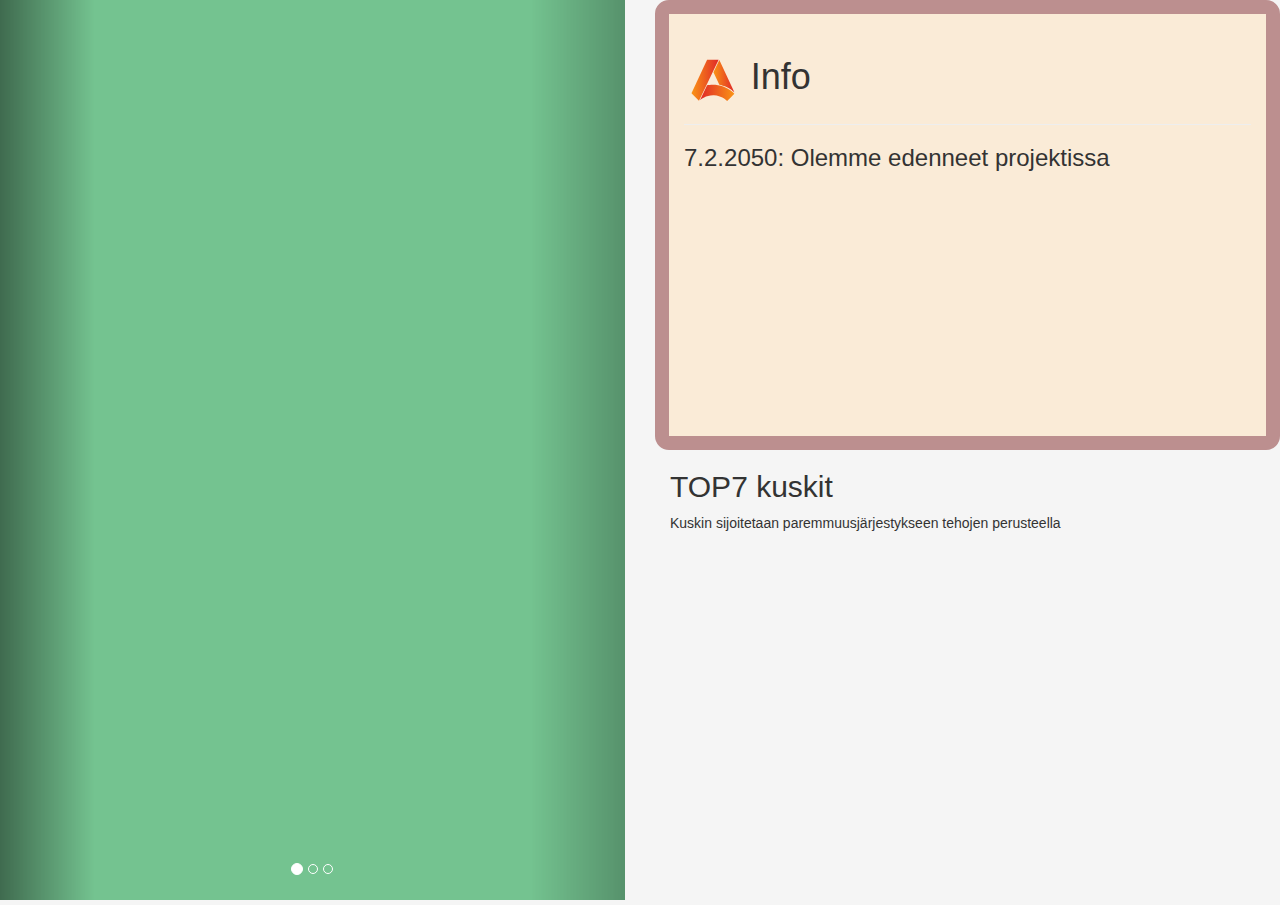
<file: Ohtuprojekti2/Ohtuprojekti2/index.html>
<!DOCTYPE html>
<html lang="en">
  <head>
    <meta charset="utf-8">
    <meta http-equiv="X-UA-Compatible" content="IE=edge">
    <meta name="viewport" content="width=device-width, initial-scale=1">
    <!-- The above 3 meta tags *must* come first in the head; any other head content must come *after* these tags -->
    <title>Infotaulu</title>

    <!-- Bootstrap -->
	
    <link href="css/bootstrap.css" rel="stylesheet">
	<link href="css/index.css" rel="stylesheet">
      
    <!-- jQuery -->
    <script src="https://ajax.googleapis.com/ajax/libs/jquery/3.1.1/jquery.min.js"></script>

    <!-- HTML5 shim and Respond.js for IE8 support of HTML5 elements and media queries -->
    <!-- WARNING: Respond.js doesn't work if you view the page via file:// -->
    <!--[if lt IE 9]>
      <script src="https://oss.maxcdn.com/html5shiv/3.7.3/html5shiv.min.js"></script>
      <script src="https://oss.maxcdn.com/respond/1.4.2/respond.min.js"></script>
    <![endif]-->
  </head>
  <body>
	  <div class="row">
		  <div class="col-xs-6 left-side" id="vasen">
			  <object type="text/html" data="carousel.html" id="carouselobject">
    		</object>
		  </div>
		  
		  <div class="col-xs-6 right-side" id="oikea">
			  <div class="col-xs-12" id="info">
				<div class="page-header">
				  <h1>
				  <img src="logo.svg" width="10%" height="10%" >   Info</h1>
				  
				</div>
				<h3>7.2.2050: Olemme edenneet projektissa</h3>
			  </div>
			  <div class="col-xs-12" id="top10">
			    <h2>TOP7 kuskit</h2>
  					<p>Kuskin sijoitetaan paremmuusjärjestykseen tehojen perusteella</p>            
					<table class="table table-condensed" id="kokeilutable"></table>
			  </div>
              
              <script>
                  $.getJSON('http://myy.haaga-helia.fi/~jusju/allrounders/tophel.json', function(data) {
                    //data is the JSON string
                  console.log("Hei:" + data[0].name);
				  var html = '<thead><tr><th></th><th>Kuski</th><th>Teho</th></tr></thead><tbody>'
				  for (var i=0; i<data.length; i++){
						html += '<tr><td>'+ (i+1) +'.</td>';
						html += '<td>'+ data[i].name.toUpperCase()+'</td>';
						html += '<td>'+ data[i].eff +'</td></tr>';
				  }
				  html +='</tbody>';
				  $('#kokeilutable').append(html);
					
                  })
              </script>
	  
	  <!--AJAX POST: https://www.w3schools.com/jquery/ajax_post.asp -->
	  
    <!-- Include all compiled plugins (below), or include individual files as needed -->
    <script src="js/bootstrap.min.js"></script>
  </body>
</html>
</file>
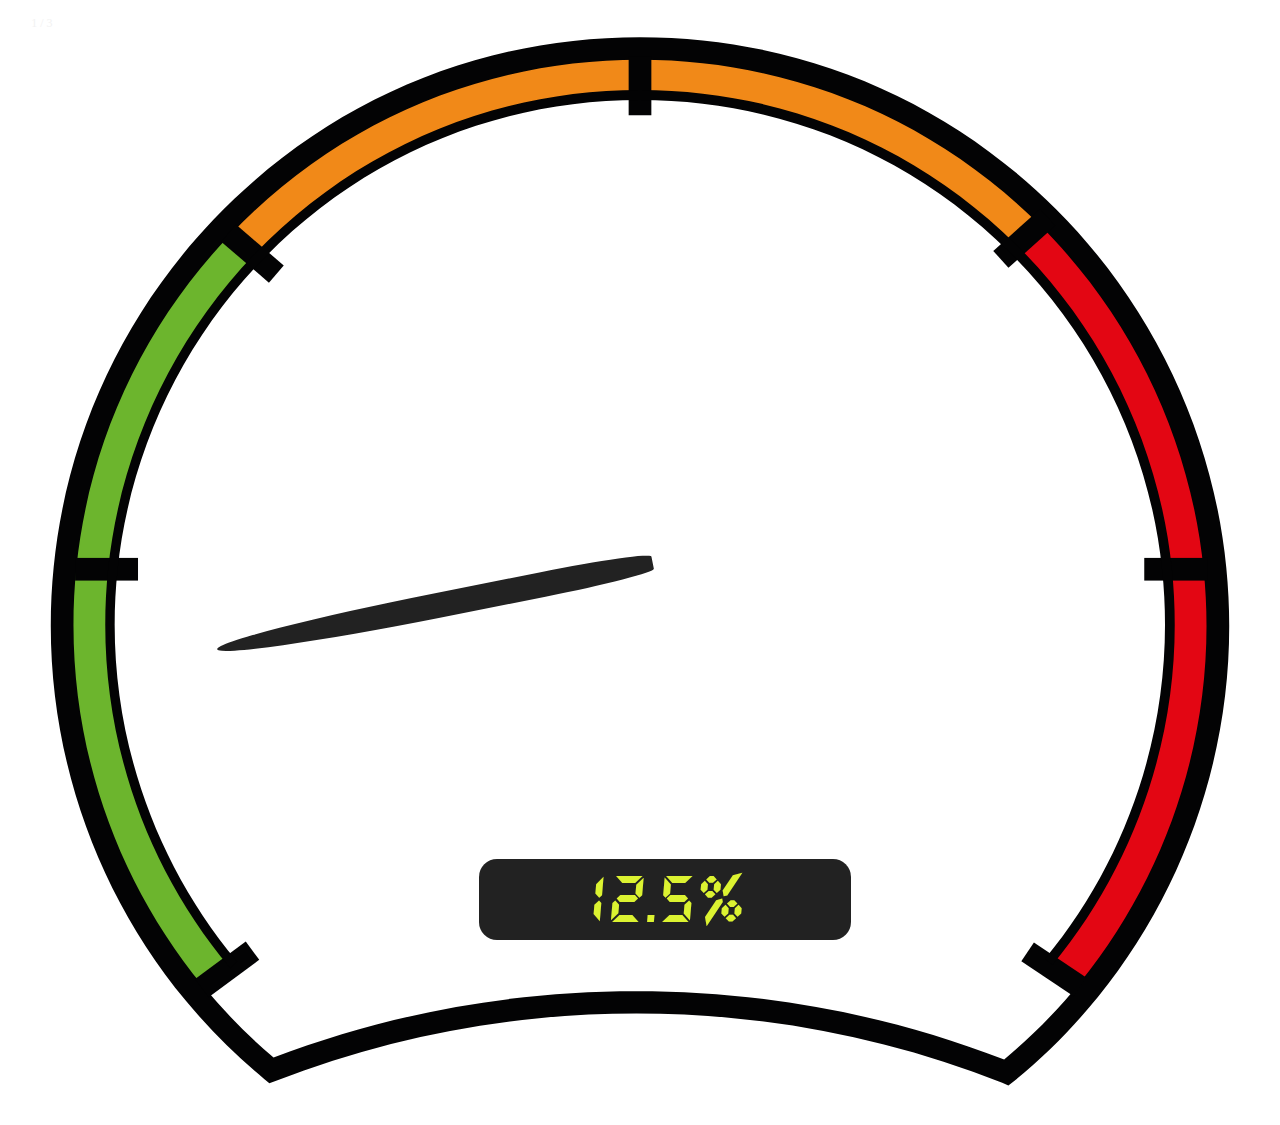
<file: Ohjelmistoprojekti2_ilman_bootsrapia/carousel.html>
<!DOCTYPE html>
<html lang="en">
  <head>
    <meta charset="utf-8">
    <meta name="viewport" content="width=device-width, initial-scale=1">
    <!-- The above 3 meta tags *must* come first in the head; any other head content must come *after* these tags -->
  	<script src="https://code.jquery.com/jquery-3.1.0.js"></script>


	<link href="css/carousel.css" rel="stylesheet">

  </head>
    <body>
 <div class="slideshow-container">
  <div class="mySlides fade">
    <div class="numbertext">1 / 3</div>
    <div class="fixed"> 
		<img src="Sakkomittari_taulu_uusi.svg" alt="Middari" style="width:100%;height:100%;"/>
		<span id="needle" style="transform:rotate(-135deg);transform-origin:bottom;"></span>
			<div id="meterpercentage"></div>
	</div>
</div>
  </div>

  <div class="mySlides fade">
    <div class="numbertext">2 / 3</div>
		<img src="paketti.svg">
				<aside class="note-wrap" id="notewrap">
				</aside>
		</img>
	</div>
<!--Paketit script-->
<script>
	$.ajaxSetup({
		headers : {
		'Secret' : 'B55AF471FFE583FEB96EF0788EBF9FCBA678592F70CB8508F5D43ED64A1C0E90B598C627389A913776EEE1AFEFEDE85AB82CB8AD46DF7AE3CE24072196738A9B'
		}
	});
		$.getJSON('http://188.226.139.135/AllRounders/deliveries', function(data) {
			//data is the JSON string
			console.log("Paketteja yht:" + data.total);
			$('#notewrap').append(data.total +" kpl");				
						  })
</script>

  <div class="mySlides fade">
    <div class="numbertext">3 / 3</div>
    <img src="paku.svg" style="width:100%">
  </div>

<a class="prev" onclick="plusSlides(-1)">&#10094;</a>
  <a class="next" onclick="plusSlides(1)">&#10095;</a>
</div>

<!--<div style="text-align:center">
  <span class="dot" onclick="currentSlide(1)"></span> 
  <span class="dot" onclick="currentSlide(2)"></span> 
  <span class="dot" onclick="currentSlide(3)"></span> 
</div> -->
  
<script>
	var slideIndex = 0;
showSlides();

function plusSlides(n) {
  showSlides(slideIndex += n);
}

function currentSlide(n) {
  showSlides(slideIndex = n);
}

function showSlides() {
    var i;
    var slides = document.getElementsByClassName("mySlides");
    for (i = 0; i < slides.length; i++) {
        slides[i].style.display = "none"; 
    }
    slideIndex++;
    if (slideIndex> slides.length) {slideIndex = 1} 
    slides[slideIndex-1].style.display = "block"; 
    setTimeout(showSlides, 2000); // Change image every 6 seconds
}
</script>  
<!-- Sakkomittari script below -->
<script>
	var meterlimit = 4000; //sakkokatto
	var metervalue = 500; //nykyset sakot
	var percentage = metervalue/meterlimit;
	var textpercentage = percentage;
	if(percentage>=1){
		percentage=1;
		}
	if(percentage<=0){
		percentage=0;
		}
		
	var degree = 270*percentage-135;
	console.log("Degree "+degree);
	$(document).ready(function() {
		console.log("Degree "+degree);
		document.getElementById("needle").style.transform = "rotate("+degree+"deg)"; //rotates needle
		document.getElementById("meterpercentage").innerHTML = (textpercentage.toFixed(3))*100+"%"; //sets percentage
		
		setInterval(function() { //refresh page automatically
            window.location.reload();
        }, 21600000); //every 6 hours
	});
	
</script>
	
    <!-- jQuery (necessary for  JavaScript plugins) -->
    <script src="https://ajax.googleapis.com/ajax/libs/jquery/1.12.4/jquery.min.js"></script>
    <!-- Include all compiled plugins (below), or include individual files as needed -->
  </body>
</html>
</file>
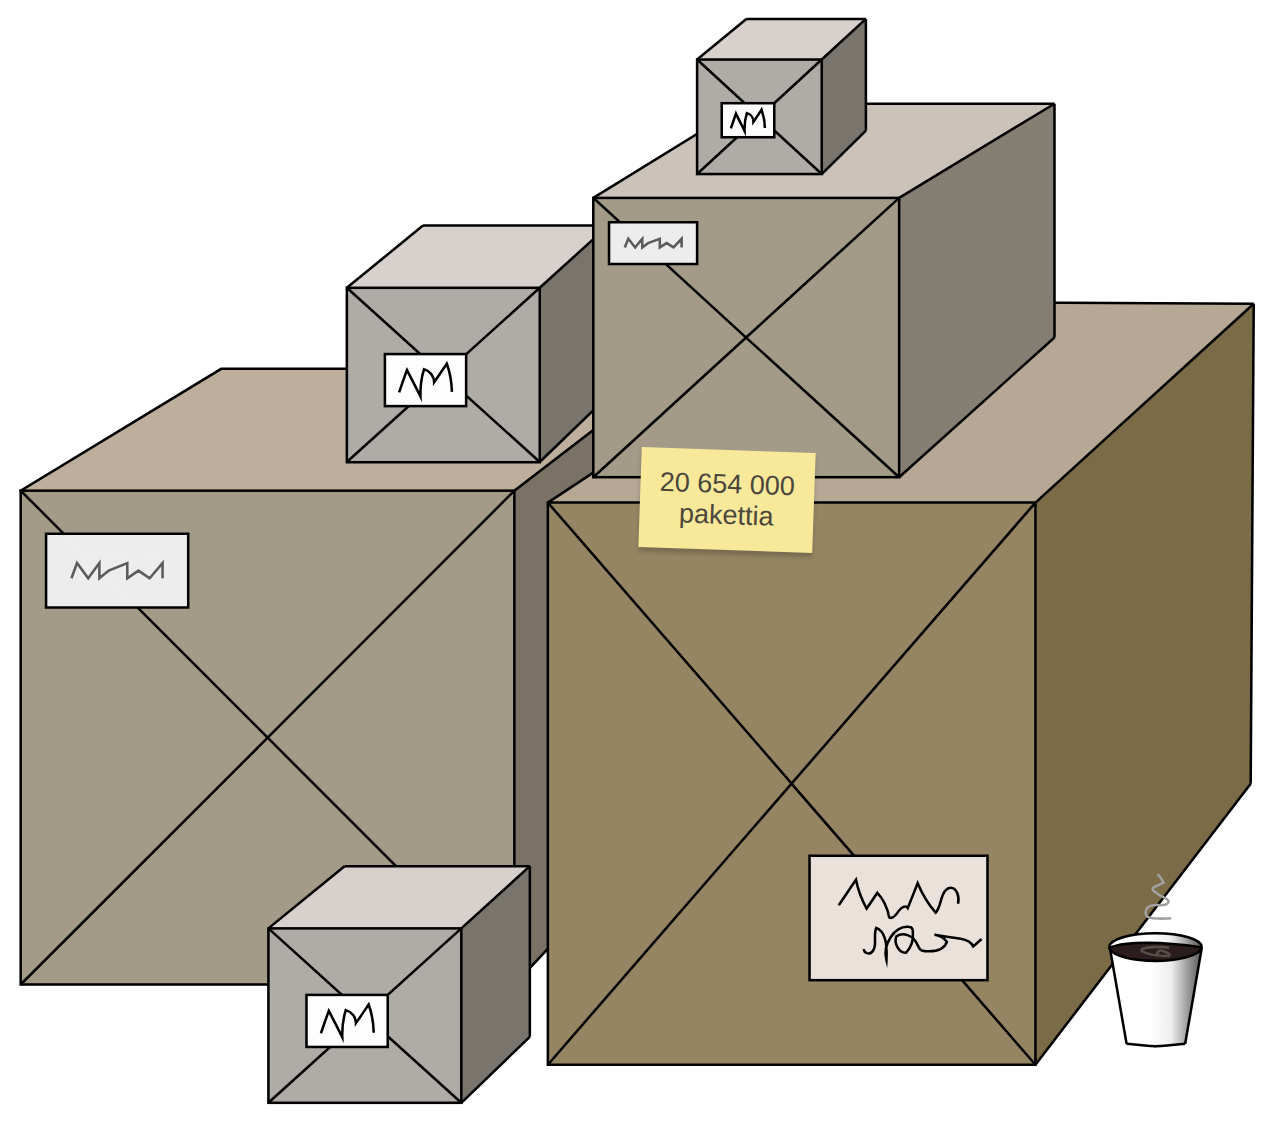
<file: Ohjelmistoprojekti2_ilman_bootsrapia/packages.html>
<!DOCTYPE html>
<html lang="en">
  <head>
    <meta charset="utf-8">
    <meta name="viewport" content="width=device-width, initial-scale=1">
    <!-- The above 3 meta tags *must* come first in the head; any other head content must come *after* these tags -->
  	<script src="https://code.jquery.com/jquery-3.1.0.js"></script>


	<link href="css/carousel.css" rel="stylesheet">

  </head>
    <body>

		<img src="paketti.svg">
			
				<aside class="note-wrap">
					20 654 000 
					<br/>pakettia
				</aside>
			</img>
		
			

    <!-- jQuery (necessary for  JavaScript plugins) -->
    <script src="https://ajax.googleapis.com/ajax/libs/jquery/1.12.4/jquery.min.js"></script>

  </body>
</html>
</file>
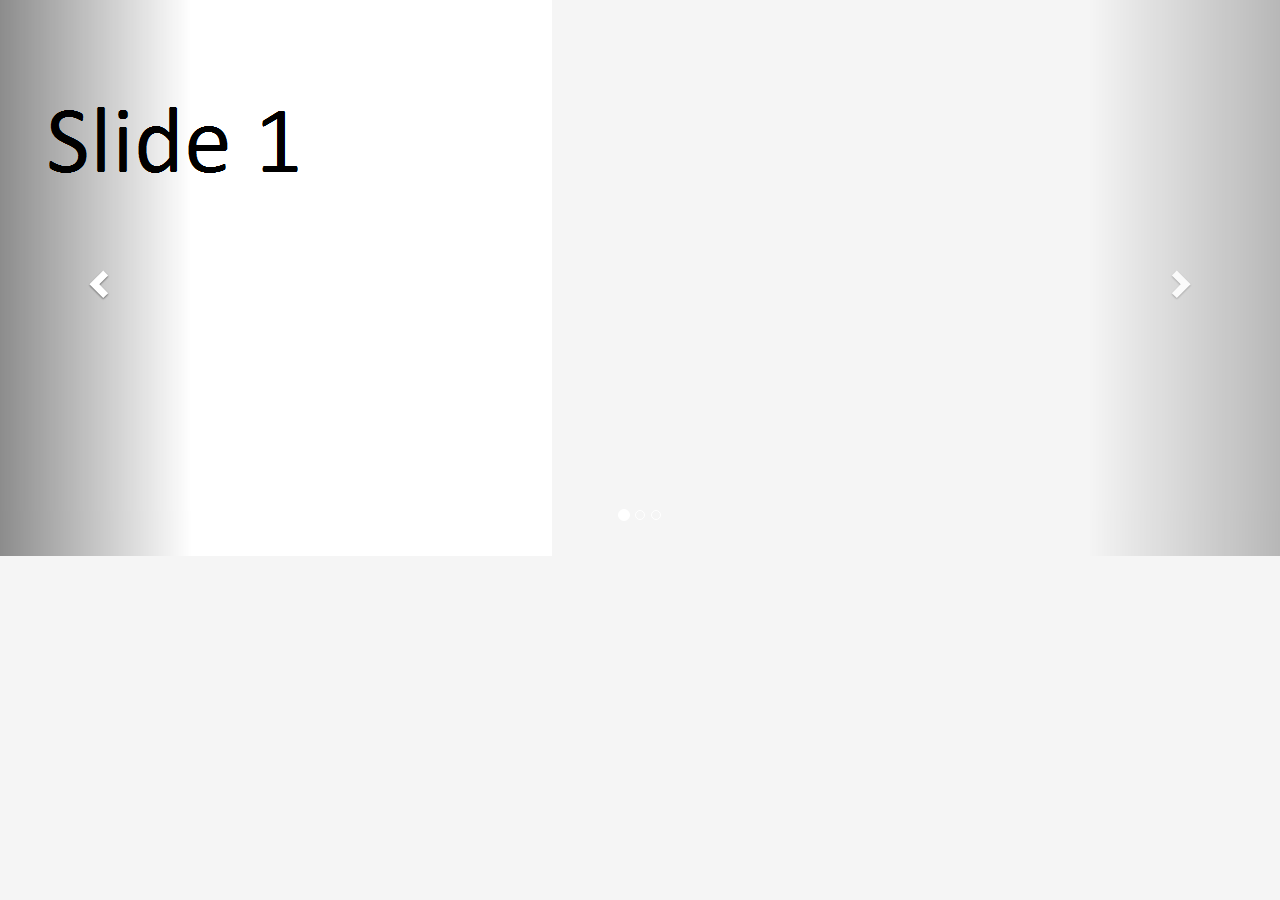
<file: Ohtuprojekti2/carousel.html>
<!DOCTYPE html>
<html lang="en">
  <head>
    <meta charset="utf-8">
    <meta http-equiv="X-UA-Compatible" content="IE=edge">
    <meta name="viewport" content="width=device-width, initial-scale=1">
    <!-- The above 3 meta tags *must* come first in the head; any other head content must come *after* these tags -->
  

    <!-- Bootstrap -->
	
    <link href="css/bootstrap.min.css" rel="stylesheet">
	<link href="css/index.css" rel="stylesheet">

    <!-- HTML5 shim and Respond.js for IE8 support of HTML5 elements and media queries -->
    <!-- WARNING: Respond.js doesn't work if you view the page via file:// -->
    <!--[if lt IE 9]>
      <script src="https://oss.maxcdn.com/html5shiv/3.7.3/html5shiv.min.js"></script>
      <script src="https://oss.maxcdn.com/respond/1.4.2/respond.min.js"></script>
    <![endif]-->
  </head>
  <body>
	  

    <div id="myCarousel" class="carousel slide" data-ride="carousel">

        <!-- Carousel indicators -->

        <ol class="carousel-indicators">

            <li data-target="#myCarousel" data-slide-to="0" class="active"></li>

            <li data-target="#myCarousel" data-slide-to="1"></li>

            <li data-target="#myCarousel" data-slide-to="2"></li>

        </ol>   

        <!-- Wrapper for carousel items -->

        <div class="carousel-inner">

            <div class="item active">

                <img src="slide1.png" alt="First Slide">

            </div>

            <div class="item">

                <img src="slide2.png" alt="Second Slide">

            </div>

            <div class="item">

                <img src="slide3.png" alt="Third Slide">

            </div>

        </div>

        <!-- Carousel controls -->

        <a class="carousel-control left" href="#myCarousel" data-slide="prev">

            <span class="glyphicon glyphicon-chevron-left"></span>

        </a>

        <a class="carousel-control right" href="#myCarousel" data-slide="next">

            <span class="glyphicon glyphicon-chevron-right"></span>

        </a>

    </div>

		  <script type="text/javascript">
			$(document).ready(function () {
			$('.carousel').carousel({
			interval: 3000
			});

			$('.carousel').carousel('cycle');
			});
	</script>  
	  
	  <!--AJAX POST: https://www.w3schools.com/jquery/ajax_post.asp -->
	  
    <!-- jQuery (necessary for Bootstrap's JavaScript plugins) -->
    <script src="https://ajax.googleapis.com/ajax/libs/jquery/1.12.4/jquery.min.js"></script>
    <!-- Include all compiled plugins (below), or include individual files as needed -->
    <script src="js/bootstrap.min.js"></script>
  </body>
</html>
</file>
<file: Ohtuprojekti2/Ohtuprojekti2/css/index.css>
body {
	overflow-x: hidden;
	overflow-y: hidden;
	background-color: whitesmoke;
}

#vasen {
	background-color: whitesmoke;
	height: 100vh;
	
}

#oikea {
	background-color: whitesmoke;
	height: 100vh;
}

#info {
	background-color: antiquewhite;
	height: 50vh;
	border: 1em solid rosybrown;
	border-radius: 1em;
}

#top10 {
	background-color: whitesmoke;
	height: 50vh;
}

#carouselobject {
    width: 100%;
    height:100%;
}

.carousel-fade {
    .carousel-inner {
        .item {
            transition-property: opacity !important;
        }
        
        .item,
        .active.left,
        .active.right {
            opacity: 0 !important;
        }

        .active,
        .next.left,
        .prev.right {
            opacity: 1 !important;
        }

        .next,
        .prev,
        .active.left,
        .active.right {
            left: 0;
            transform: translate3d(0, 0, 0);
        }
    }

    .carousel-control {
        z-index: 2;
    }
}



html, 
body, 
.carousel, 
.carousel-inner, 
.carousel-inner .item {
    height: 100%;
}

.item:nth-child(1) {
    background: #74C390;
}

.item:nth-child(2) {
    background: #51BCE8;
}

.item:nth-child(3) {
    background: #E46653;
}
</file>
<file: Ohjelmistoprojekti2_ilman_bootsrapia/css/carousel.css>
* {box-sizing:border-box}

/* Slideshow container */
.slideshow-container {
  max-width: 97vw;
  position: relative;
  margin: auto;
}

.mySlides {
    display: none;
}

/* Next & previous buttons */
.prev, .next {
  cursor: pointer;
  position: absolute;
  top: 50%;
  width: auto;
  margin-top: -22px;
  padding: 16px;
  color: white;
  font-weight: bold;
  font-size: 18px;
  transition: 0.6s ease;
  border-radius: 0 3px 3px 0;
}

/* Position the "next button" to the right */
.next {
  right: 0;
  border-radius: 3px 0 0 3px;
}

/* On hover, add a black background color with a little bit see-through */
.prev:hover, .next:hover {
  background-color: rgba(0,0,0,0.8);
}

/* Caption text */
.text {
  color: #f2f2f2;
  font-size: 15px;
  padding: 8px 12px;
  position: absolute;
  bottom: 8px;
  width: 100%;
  text-align: center;
}

/* Number text (1/3 etc) */
.numbertext {
  color: #f2f2f2;
  font-size: 12px;
  padding: 8px 12px;
  position: absolute;
  top: 0;
}

/* The dots/bullets/indicators */
.dot {
  cursor:pointer;
  height: 13px;
  width: 13px;
  margin: 0 2px;
  background-color: #bbb;
  border-radius: 50%;
  display: inline-block;
  transition: background-color 0.6s ease;
}

.active, .dot:hover {
  background-color: #717171;
}

/* Fading animation */
.fade {
  -webkit-animation-name: fade;
  -webkit-animation-duration: 1.5s;
  animation-name: fade;
  animation-duration: 1.5s;
}

@-webkit-keyframes fade {
  from {opacity: .4} 
  to {opacity: 1}
}

@keyframes fade {
  from {opacity: .4} 
  to {opacity: 1}
}

@import "compass/css3";

* {
	-webkit-box-sizing: border-box; 
	-moz-box-sizing: border-box; 
	box-sizing: border-box; 
}

::-moz-selection {
  background: #C6FF91;
  text-shadow: none;
}

::selection {
  background: #C6FF91;
  text-shadow: none;
}


/* "Post-it" styles */
.note-wrap {
	padding: 1.5%; 
	position: absolute;
	top: 50%;
	left: 50%;
	font-size: 3vh;
	vertical-align: top;
	display: inline-block;
	font-family: Englebert, Arial;
	color:#4b453c;
	background: #F7E999;
	text-align: center;
	box-shadow: 0 0.5vh 0.5vh rgba(0, 0, 0, 0.2);
	-webkit-transform: rotate(2deg);
	-moz-transform: rotate(2deg);
	-o-transform: rotate(2deg);
	-ms-transform: rotate(2deg);
	transform: rotate(2deg);
}

/* Speedometer "Sakkomittari" styles */

	 #needle {
		width: 2%;
		height: 40%;
		background: #222;
		border-bottom-left-radius: 50%;
		border-bottom-right-radius: 50%;
		border-top-left-radius: 100%;
		border-top-right-radius: 100%;
		display: inline-block;
		left: 50%;
		position: absolute;
		top: 10%;
	}
	
	@font-face {
	   font-family: 'Let_s_go_Digital_Regular';
	   src: url('../fonts/Let_s_go_Digital_Regular.woff');
	}
	
	#meterpercentage{
		width: 30%;
		position:absolute;
		text-align: center;
		left:37%;
		bottom:16%;
		font-size:8vh;
		font-family:'Let_s_go_Digital_Regular', Fallback, helvetica;
		background-color:#222;
		border-radius:2vh;
		padding:0.5vh;
		color: #dcf331;	
	}
</file>
<file: Ohtuprojekti2/css/index.css>
body {
	overflow-x: hidden;
	overflow-y: hidden;
	background-color: whitesmoke;
}
#vasen {
	background-color: whitesmoke;
	height: 100vh;
	
}

#oikea {
	background-color: whitesmoke;
	height: 100vh;
}

#info {
	background-color: antiquewhite;
	height: 48vh;
	border: 1em solid rosybrown;
	border-radius: 1em;
}

#top10 {
	background-color: whitesmoke;
	height: 48vh;
}
</file>
